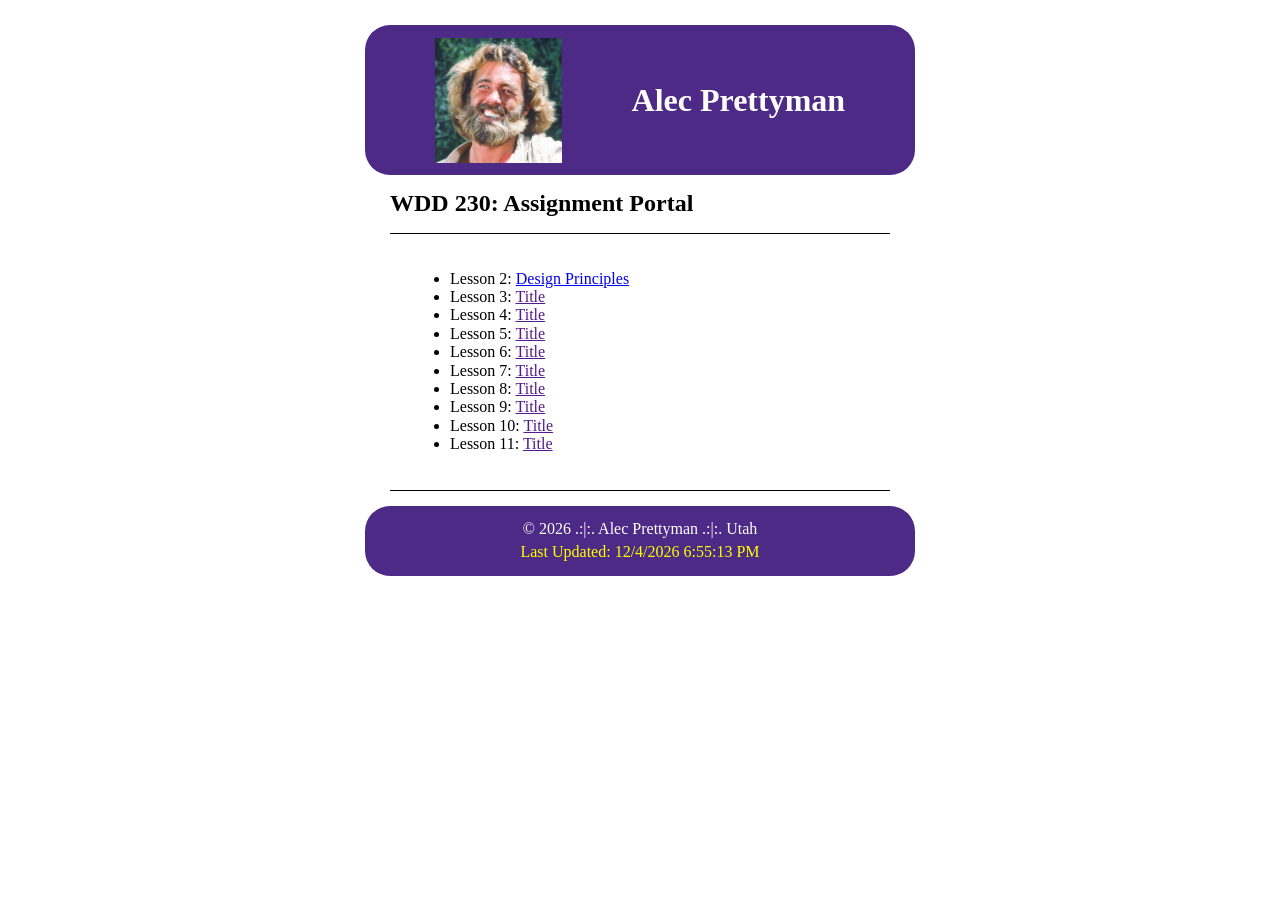
<file: index.html>
<!DOCTYPE html>
<html lang="en">
<head>
  <meta charset="UTF-8">
  <meta http-equiv="X-UA-Compatible" content="IE=edge">
  <meta name="viewport" content="width=device-width, initial-scale=1.0">
  <meta name="description" content="Navigation page for weekly assignments in web development class.">
  <title>WDD 230 Portal</title>
  <link rel="stylesheet" href="styles/normalize.css">
  <link rel="stylesheet" href="styles/index.css">
</head>
<body>
  <header>
    <img id="personal" src="images/Grizzly.png" alt="self-picture">
    <h1>Alec Prettyman</h1>
  </header>

  <h2>WDD 230: Assignment Portal</h2>

  <main>
    <ul>
      <li>Lesson 2: <a href="lesson2/design-principles.html">Design Principles</a></li>
      <li>Lesson 3: <a href="">Title</a></li>
      <li>Lesson 4: <a href="">Title</a></li>
      <li>Lesson 5: <a href="">Title</a></li>
      <li>Lesson 6: <a href="">Title</a></li>
      <li>Lesson 7: <a href="">Title</a></li>
      <li>Lesson 8: <a href="">Title</a></li>
      <li>Lesson 9: <a href="">Title</a></li>
      <li>Lesson 10: <a href="">Title</a></li>
      <li>Lesson 11: <a href="">Title</a></li>
    </ul>
  </main>

  <footer>
    <p id="copywrite"></p>
    <p id="last-mod"></p>
  </footer>

  <script src="scripts/index.js"></script>
</body>
</html>
</file>
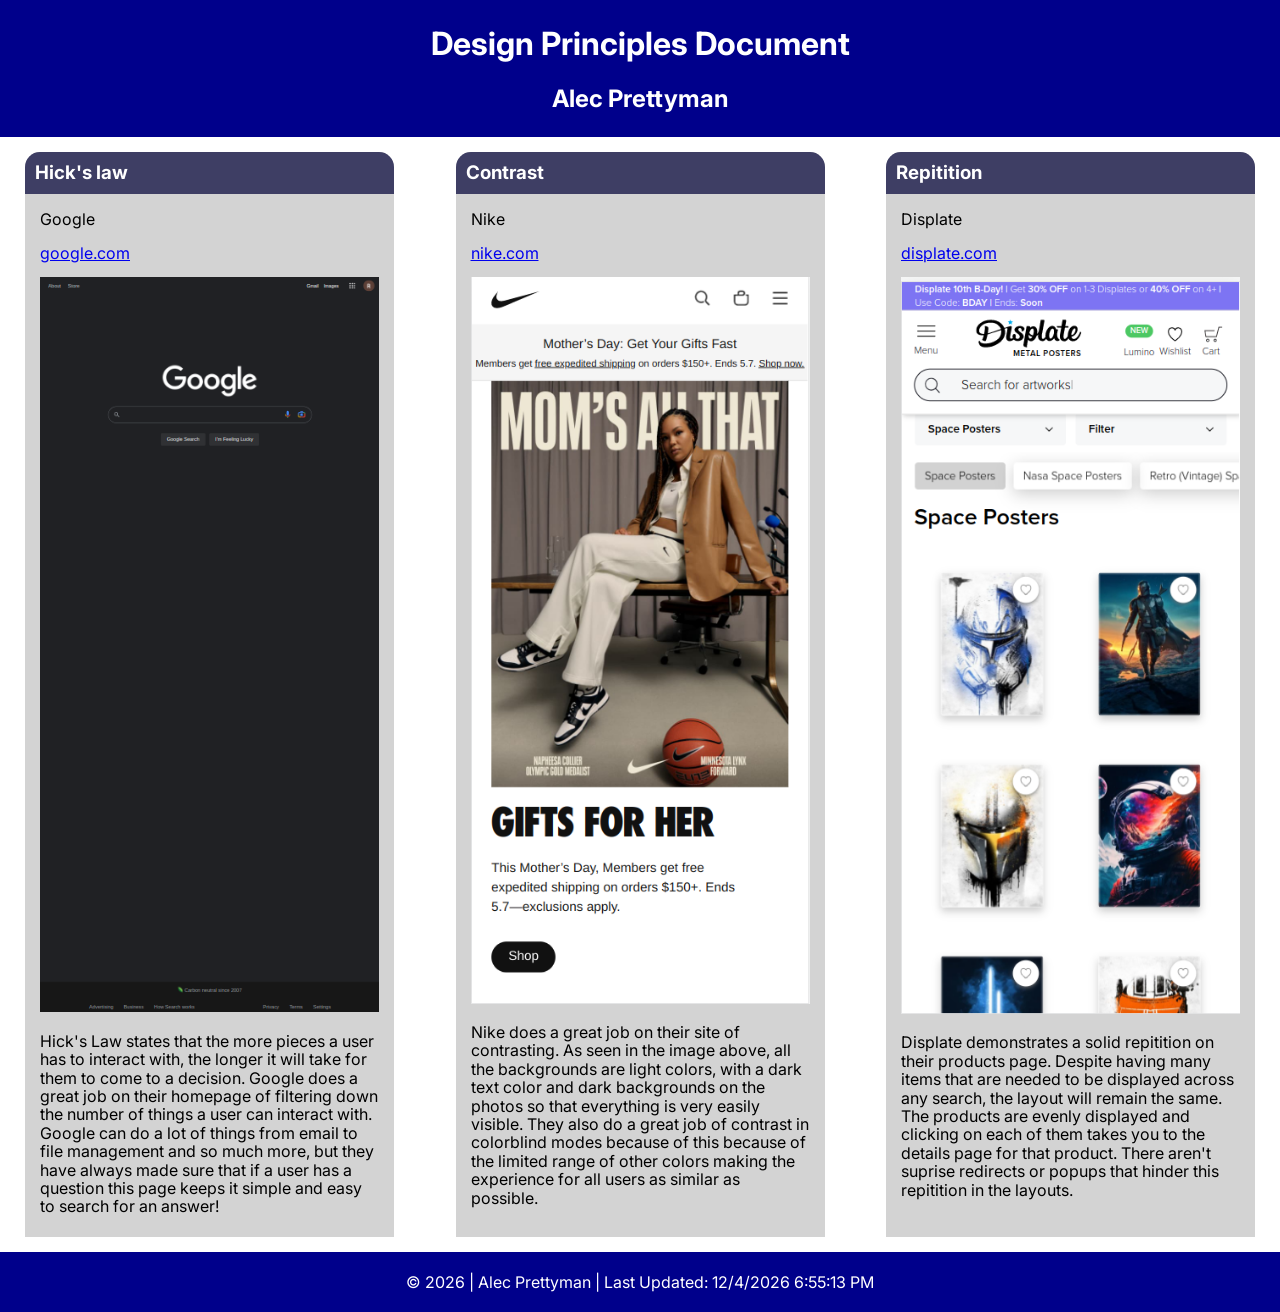
<file: lesson2/design-principles.html>
<!DOCTYPE html>
<html lang="en">
<head>
  <meta charset="UTF-8">
  <meta http-equiv="X-UA-Compatible" content="IE=edge">
  <meta name="viewport" content="width=device-width, initial-scale=1.0">
  <title>Design Principles</title>
  <link rel="stylesheet" href="../styles/normalize.css">
  <link rel="stylesheet" href="css/design-principles.css">
</head>
<body>
  <header>
    <h1>Design Principles Document</h1>
    <h2>Alec Prettyman</h2>
  </header>

  <main>
    <div class="principle" id="principle-1">
      <h3>Hick's law</h3>
      <p>Google</p>
      <a href="https://www.google.com/">google.com</a>
      <img class="image" src="./images/google.png" alt="google">
      <p>Hick's Law states that the more pieces a user has to interact with, the longer it will take for them to come to a decision. Google does a great job on their homepage of filtering down the number of things a user can interact with. Google can do a lot of things from email to file management and so much more, but they have always made sure that if a user has a question this page keeps it simple and easy to search for an answer!</p>
    </div>
    <div class="principle" id="principle-2">
      <h3>Contrast</h3>
      <p>Nike</p>
      <a href="https://www.nike.com/">nike.com</a>
      <img class="image" src="./images/nike.png" alt="nike`">
      <p>Nike does a great job on their site of contrasting. As seen in the image above, all the backgrounds are light colors, with a dark text color and dark backgrounds on the photos so that everything is very easily visible. They also do a great job of contrast in colorblind modes because of this because of the limited range of other colors making the experience for all users as similar as possible.</p>
    </div>
    <div class="principle" id="principle-3">
      <h3>Repitition</h3>
      <p>Displate</p>
      <a href="https://displate.com/">displate.com</a>
      <img class="image" src="./images/displate.png" alt="displate`">
      <p>Displate demonstrates a solid repitition on their products page. Despite having many items that are needed to be displayed across any search, the layout will remain the same. The products are evenly displayed and clicking on each of them takes you to the details page for that product. There aren't suprise redirects or popups that hinder this repitition in the layouts.</p>
    </div>
  </main>

  <footer>
    <p id="copywrite"></p>
  </footer>

  <script src="js/design-principles.js"></script>
</body>
</html>
</file>
<file: styles/index.css>
body {
  width: 600px;
  margin: auto;
  padding: 25px;
}

header {
  height: 150px;
  display: flex;
  align-items: center;
  justify-content: space-evenly;
  color: white;
  background-color: #4C2A85;
  border-radius: 25px;
}

h2 {
  margin: 15px 25px;
}

#personal {
  height: 125px;
}

main {
  padding: 20px;
  margin: 15px 25px;
  border-top: 1px solid black;
  border-bottom: 1px solid black;
}

footer {
  height: 70px;
  padding: 10px 0;
  display: flex;
  flex-direction: column;
  justify-content: space-evenly;
  align-items: center;
  color: white;
  border-radius: 25px;
  background-color: #4C2A85;
}

p {
  margin: 0;
}

#last-mod {
  color: yellow;
}
</file>
<file: lesson2/css/design-principles.css>
@import url('https://fonts.googleapis.com/css2?family=Inter&display=swap');

* {
  font-family: 'Inter', sans-serif;
}

header {
  width: 100%;
  padding: 5px 15px;
  text-align: center;
  color: white;
  background-color: darkblue;
}

main {
  width: 100%;
  padding: 15px 25px;
  display: grid;
  grid-template-columns: 30% 30% 30%;
  grid-column-gap: 5%;
}

.principle {
  padding: 0 15px 5px;
  border-radius: 15px 15px 0 0;
  background-color: lightgrey;
}

h3 {
  border-radius: 15px 15px 0 0;
  padding: 10px;
  margin: 0 -15px;
  color: white;
  background-color: rgb(62, 62, 100);
}

img {
  width: 100%;
  margin-top: 15px;
}

footer {
  width: 100%;
  padding: 5px 20px;
  text-align: center;
  color: white;
  background-color: darkblue;
}

@media screen and (max-width: 800px) {
  main {
    grid-template-columns: 47.5% 47.5%;
    grid-column-gap: 5%;
    grid-auto-rows: min-content;
    row-gap: 15px;
  }

  #principle-3 {
    grid-column: 1/3;
  }
}

@media screen and (max-width: 450px) {
  main {
    grid-template-columns: 100%;
    grid-column-gap: none;
  }

  #principle-3 {
    grid-column: unset;
  }
}
</file>
